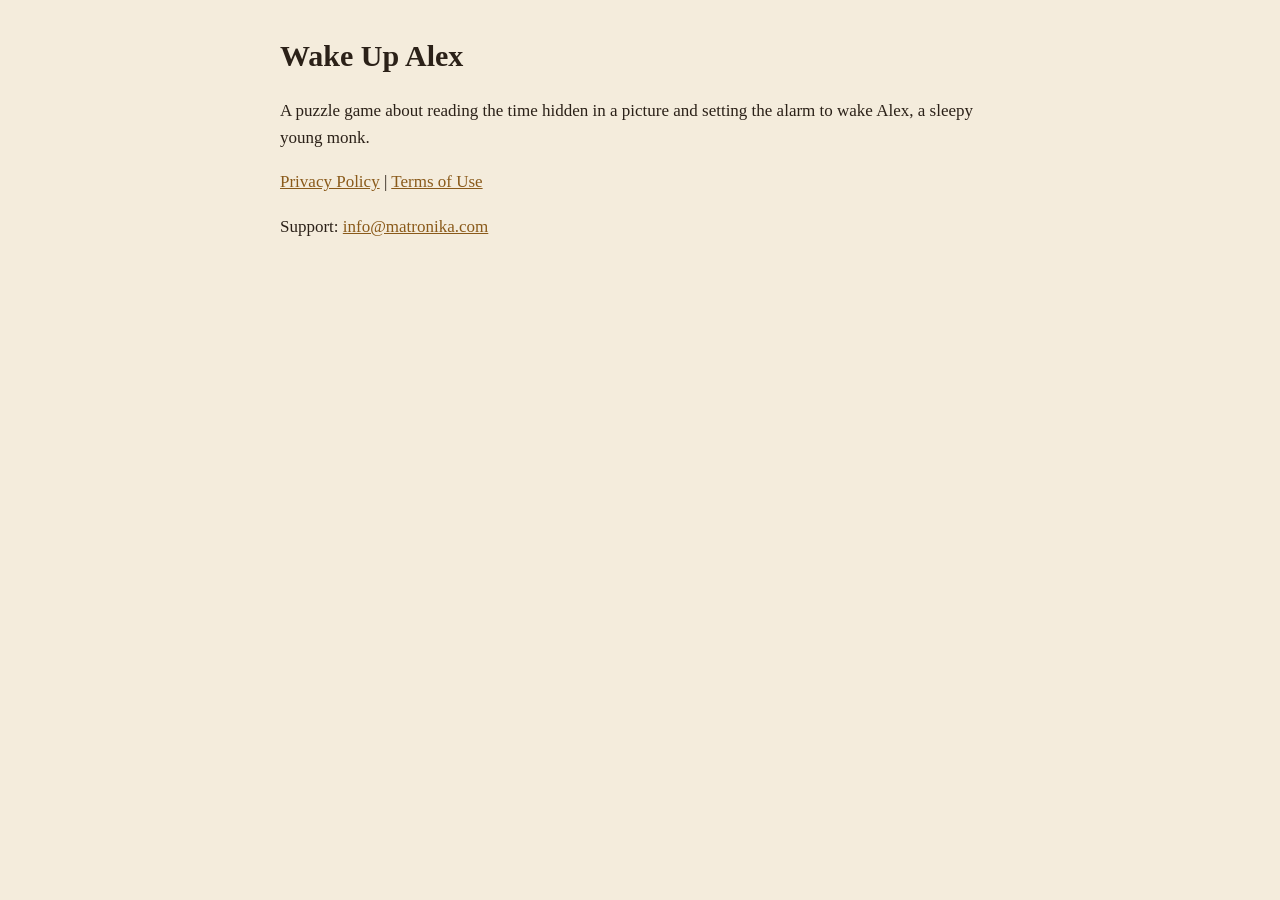
<file: index.html>
<!doctype html>
<html lang="en">
<head>
<meta charset="utf-8">
<meta name="viewport" content="width=device-width, initial-scale=1">
<title>Wake Up Alex</title>
<link rel="stylesheet" href="style.css">
</head>
<body><main>
<h1>Wake Up Alex</h1>
<p>A puzzle game about reading the time hidden in a picture and setting the alarm to wake Alex, a sleepy young monk.</p>
<p><a href="privacy.html">Privacy Policy</a> | <a href="terms.html">Terms of Use</a></p>
<p>Support: <a href="mailto:info@matronika.com">info@matronika.com</a></p>
</main></body>
</html>
</file>
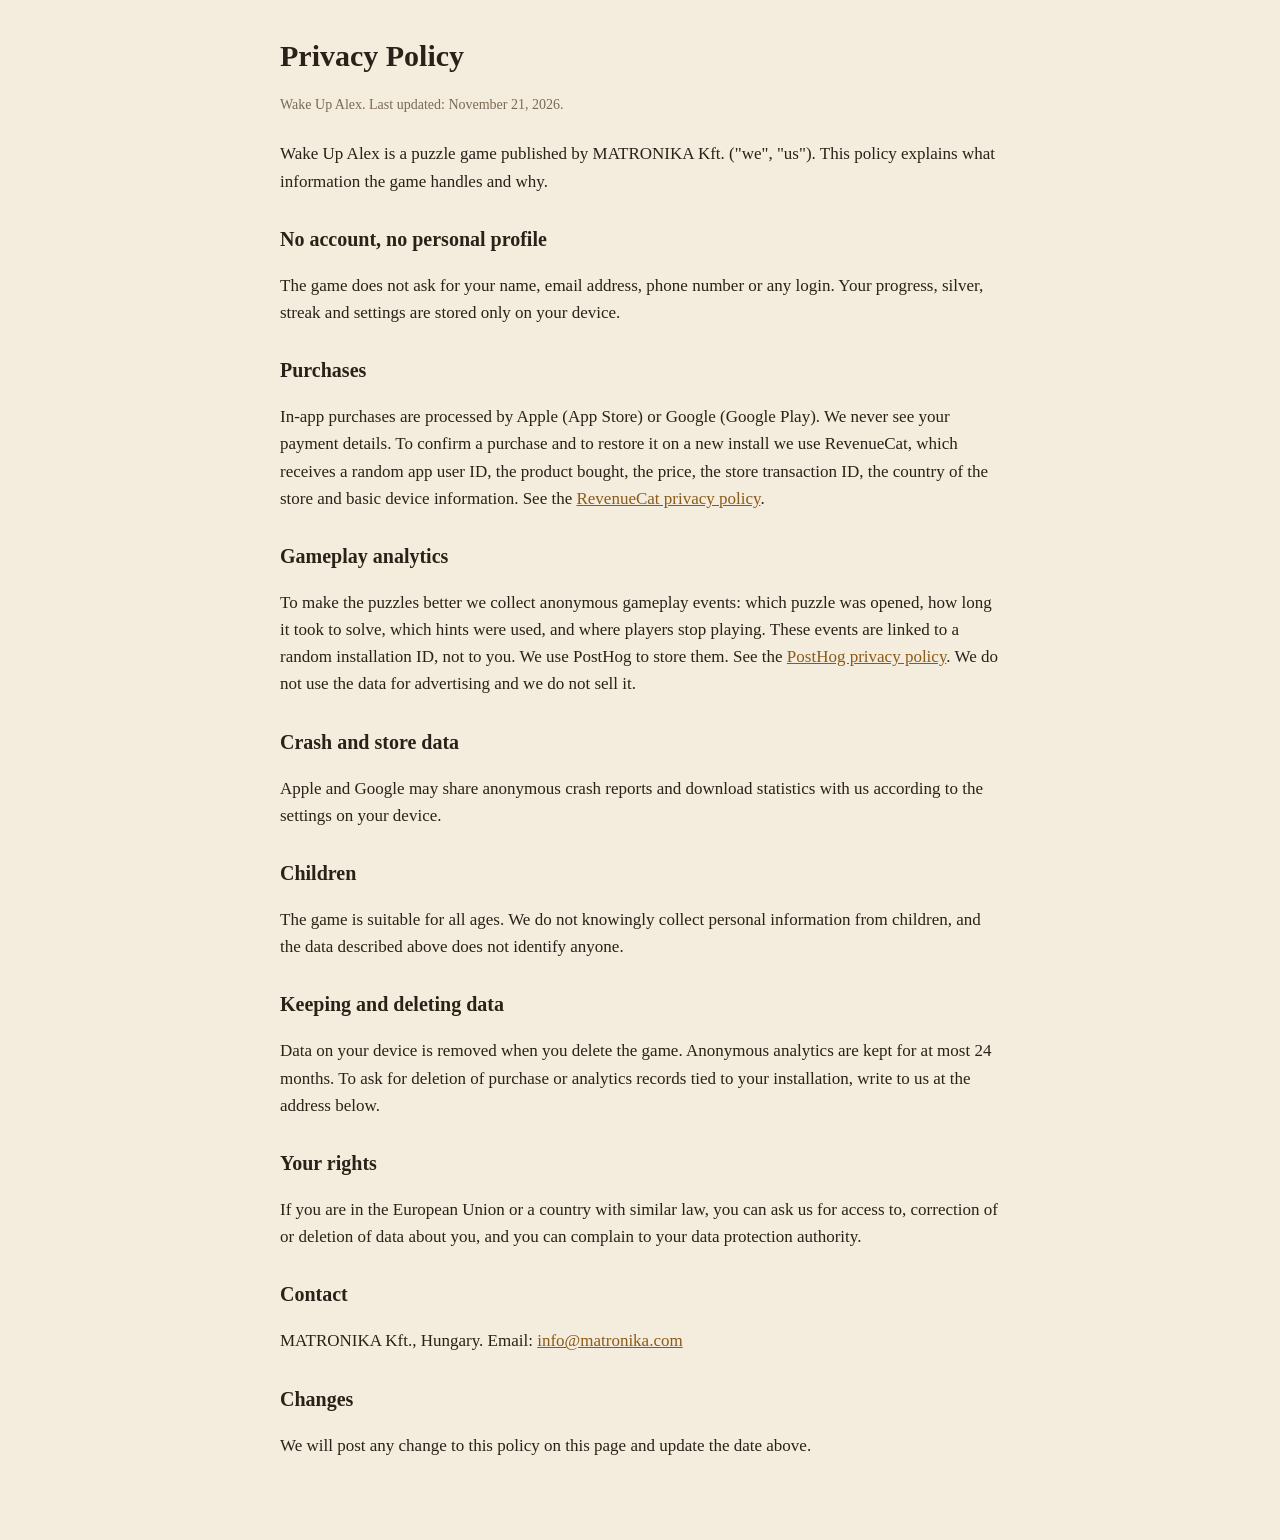
<file: privacy.html>
<!doctype html>
<html lang="en">
<head>
<meta charset="utf-8">
<meta name="viewport" content="width=device-width, initial-scale=1">
<title>Wake Up Alex - Privacy Policy</title>
<link rel="stylesheet" href="style.css">
</head>
<body><main>
<h1>Privacy Policy</h1>
<p class="meta">Wake Up Alex. Last updated: November 21, 2026.</p>

<p>Wake Up Alex is a puzzle game published by MATRONIKA Kft. ("we", "us"). This policy explains what information the game handles and why.</p>

<h2>No account, no personal profile</h2>
<p>The game does not ask for your name, email address, phone number or any login. Your progress, silver, streak and settings are stored only on your device.</p>

<h2>Purchases</h2>
<p>In-app purchases are processed by Apple (App Store) or Google (Google Play). We never see your payment details. To confirm a purchase and to restore it on a new install we use RevenueCat, which receives a random app user ID, the product bought, the price, the store transaction ID, the country of the store and basic device information. See the <a href="https://www.revenuecat.com/privacy">RevenueCat privacy policy</a>.</p>

<h2>Gameplay analytics</h2>
<p>To make the puzzles better we collect anonymous gameplay events: which puzzle was opened, how long it took to solve, which hints were used, and where players stop playing. These events are linked to a random installation ID, not to you. We use PostHog to store them. See the <a href="https://posthog.com/privacy">PostHog privacy policy</a>. We do not use the data for advertising and we do not sell it.</p>

<h2>Crash and store data</h2>
<p>Apple and Google may share anonymous crash reports and download statistics with us according to the settings on your device.</p>

<h2>Children</h2>
<p>The game is suitable for all ages. We do not knowingly collect personal information from children, and the data described above does not identify anyone.</p>

<h2>Keeping and deleting data</h2>
<p>Data on your device is removed when you delete the game. Anonymous analytics are kept for at most 24 months. To ask for deletion of purchase or analytics records tied to your installation, write to us at the address below.</p>

<h2>Your rights</h2>
<p>If you are in the European Union or a country with similar law, you can ask us for access to, correction of or deletion of data about you, and you can complain to your data protection authority.</p>

<h2>Contact</h2>
<p>MATRONIKA Kft., Hungary. Email: <a href="mailto:info@matronika.com">info@matronika.com</a></p>

<h2>Changes</h2>
<p>We will post any change to this policy on this page and update the date above.</p>
</main></body>
</html>
</file>
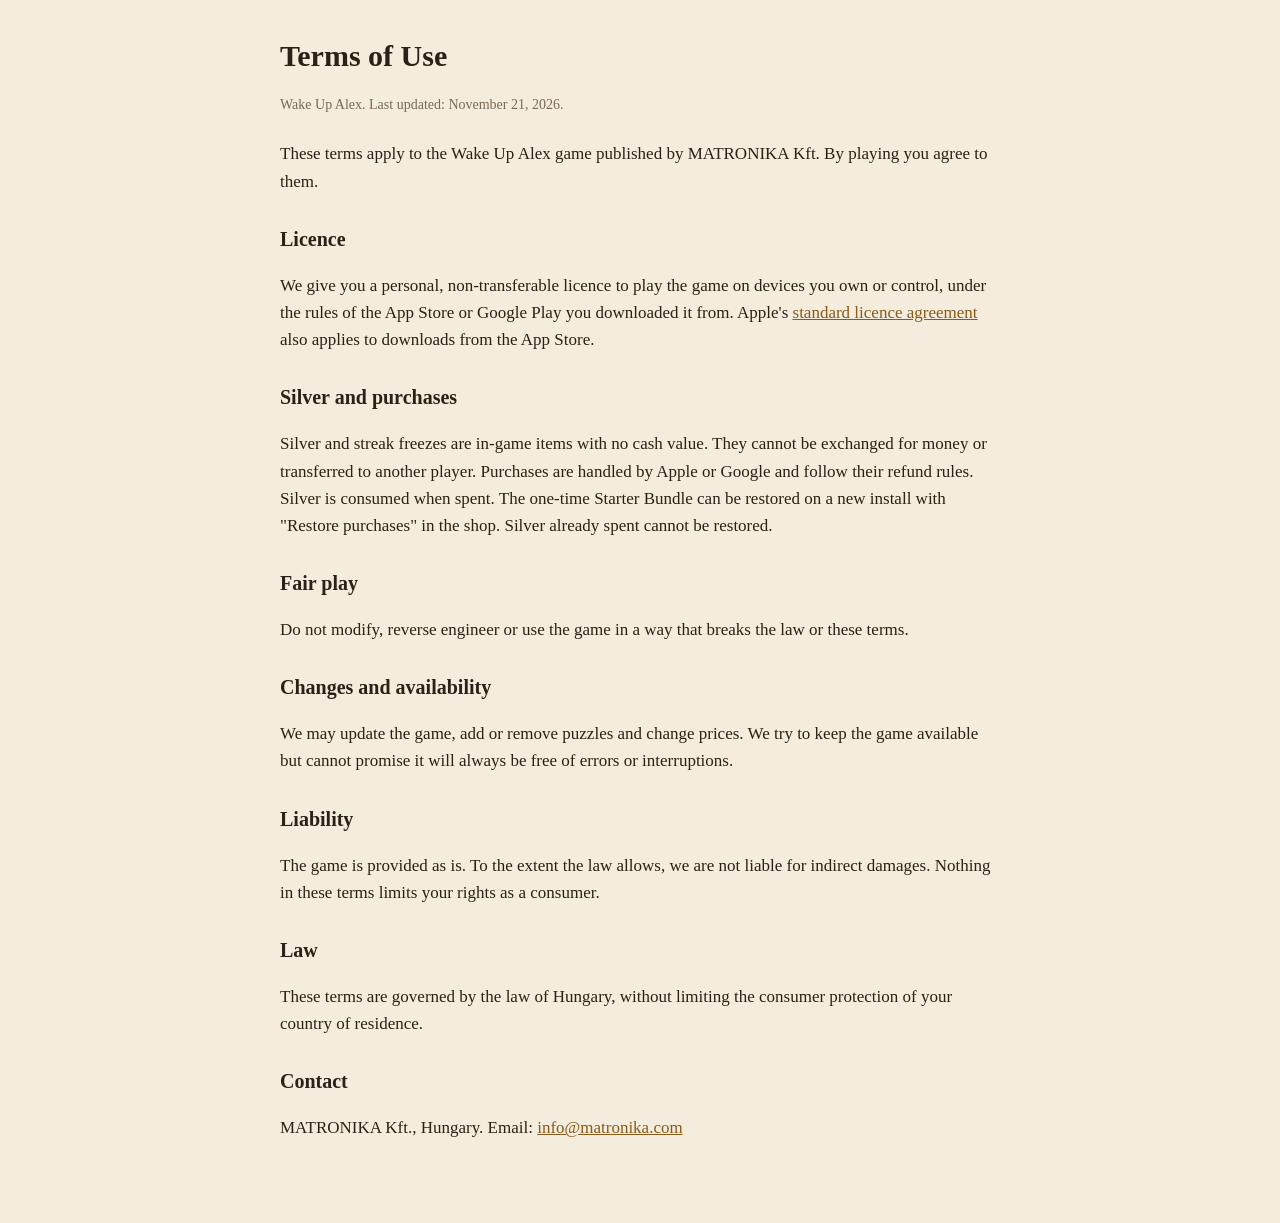
<file: terms.html>
<!doctype html>
<html lang="en">
<head>
<meta charset="utf-8">
<meta name="viewport" content="width=device-width, initial-scale=1">
<title>Wake Up Alex - Terms of Use</title>
<link rel="stylesheet" href="style.css">
</head>
<body><main>
<h1>Terms of Use</h1>
<p class="meta">Wake Up Alex. Last updated: November 21, 2026.</p>

<p>These terms apply to the Wake Up Alex game published by MATRONIKA Kft. By playing you agree to them.</p>

<h2>Licence</h2>
<p>We give you a personal, non-transferable licence to play the game on devices you own or control, under the rules of the App Store or Google Play you downloaded it from. Apple's <a href="https://www.apple.com/legal/internet-services/itunes/dev/stdeula/">standard licence agreement</a> also applies to downloads from the App Store.</p>

<h2>Silver and purchases</h2>
<p>Silver and streak freezes are in-game items with no cash value. They cannot be exchanged for money or transferred to another player. Purchases are handled by Apple or Google and follow their refund rules. Silver is consumed when spent. The one-time Starter Bundle can be restored on a new install with "Restore purchases" in the shop. Silver already spent cannot be restored.</p>

<h2>Fair play</h2>
<p>Do not modify, reverse engineer or use the game in a way that breaks the law or these terms.</p>

<h2>Changes and availability</h2>
<p>We may update the game, add or remove puzzles and change prices. We try to keep the game available but cannot promise it will always be free of errors or interruptions.</p>

<h2>Liability</h2>
<p>The game is provided as is. To the extent the law allows, we are not liable for indirect damages. Nothing in these terms limits your rights as a consumer.</p>

<h2>Law</h2>
<p>These terms are governed by the law of Hungary, without limiting the consumer protection of your country of residence.</p>

<h2>Contact</h2>
<p>MATRONIKA Kft., Hungary. Email: <a href="mailto:info@matronika.com">info@matronika.com</a></p>
</main></body>
</html>
</file>
<file: style.css>
body{margin:0;background:#f4ecdc;color:#2b2118;font:17px/1.6 Georgia,serif}
main{max-width:720px;margin:0 auto;padding:32px 16px 64px}
h1{font-size:30px;margin:0 0 4px}h2{font-size:20px;margin:28px 0 6px}
.meta{color:#7a6a55;font-size:14px;margin-bottom:24px}a{color:#8a5a1a}
</file>
